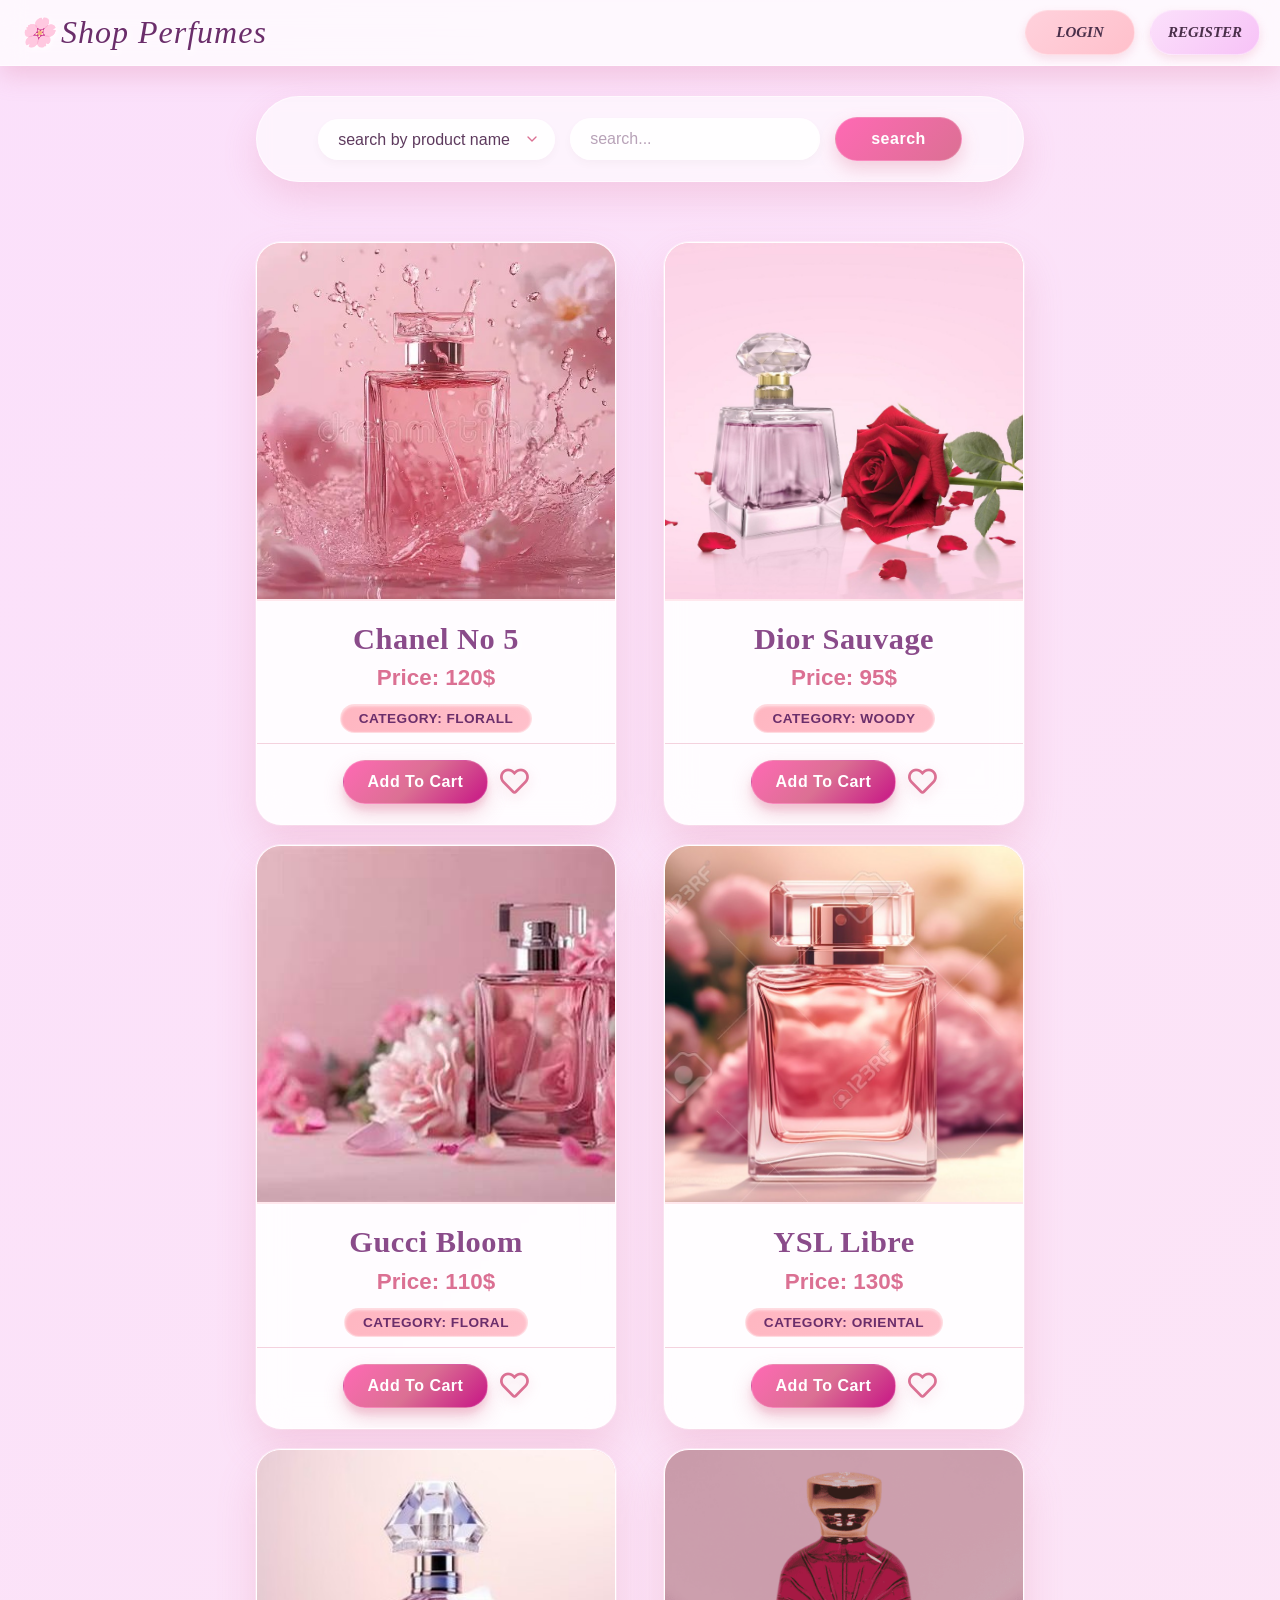
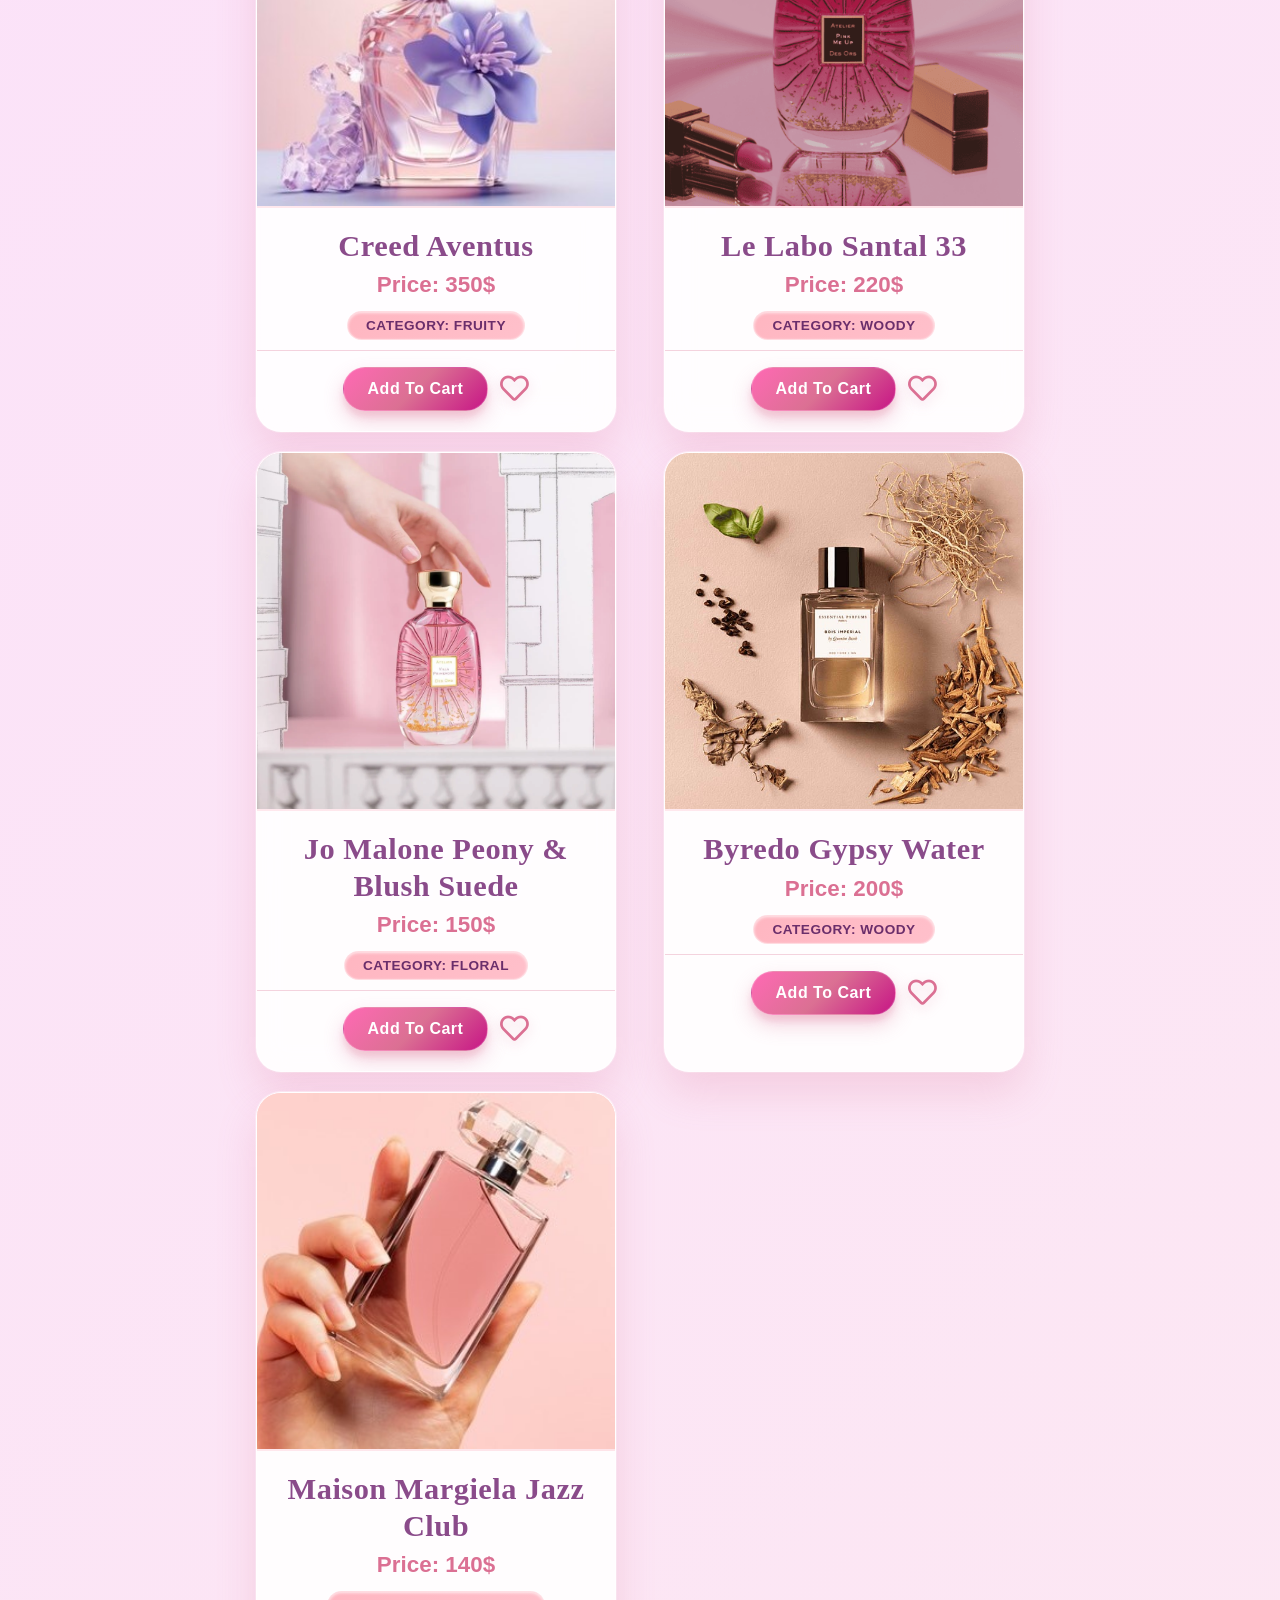
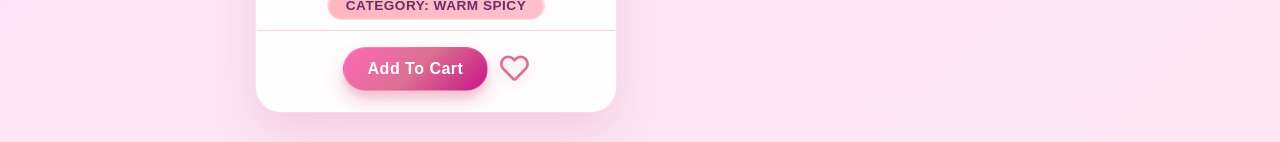
<file: index.html>
<!DOCTYPE html>
<html lang="en">

<head>
    <meta charset="UTF-8">
    <meta http-equiv="X-UA-Compatible" content="IE=edge">
    <meta name="viewport" content="width=, initial-scale=1.0">
    <title>Shopping Cart || Home Page</title>
    <link rel="stylesheet" href="css/style.css" />
    <link rel="stylesheet" href="css/all.css" />

</head>

<body>

    <header>
        <div class="container">

            <div class="header-content">
                <a href="index.html" class="brand">Shop Perfumes</a>

                <nav>
                    <ul id="links">
                        <li><a href="login.html"><button>login</button></a></li>
                        <li><a href="register.html"><button class="btnregster">Register</button></a></li>
                    </ul>
                    <ul id="user_info">
                        <li><a href="#" id="user"></a></li>
                        <li class="shopping_cart">
                            <i class="fas fa-shopping-cart"></i>
                            <span class="badge">0</span>

                            <div class="carts_products">
                                <div></div>
                                <a href="cartsproducts.html">View All Products</a>
                            </div>
                        </li>
                        <li><a href="#" id="logout">Log Out</a></li>
                        
                    </ul>
                </nav>
              
            </div>

        </div>
    </header>


    <main>
        <div class="main-select">
            <select  id="main-selectproduct">
                <option >search by product name</option>
                <option >search by category</option>

            </select>
            <input type="search" placeholder="search...">
            <input type="button" value="search">
        </div>

    </main>

    <section class="home">
        <div class="container">
            <div class="products">

                <!-- منتج 1: عطر شانيل كلاسيكي -->
                <!-- <div class="product_item">
                    <img class="product_item_img" src="Image/1.jpeg" alt="Chanel No5">
                    <div class="product_item_desc">
                        <h2>Chanel No 5</h2>
                        <p>Price: $120</p>
                        <span>Category: Floral</span> 
                    </div>
                    <div class="product_item_action">
                        <button class="add_to_cart">Add To Cart</button>
                        <i class="far fa-heart fav"></i>
                    </div>
                </div> -->



            </div>
        </div> 
    </section>


    <script src="https://cdn.jsdelivr.net/npm/jquery@3.5.1/dist/jquery.slim.min.js"></script>
    <script src="https://cdn.jsdelivr.net/npm/popper.js@1.16.1/dist/umd/popper.min.js"></script>
    <script src="https://cdn.jsdelivr.net/npm/bootstrap@4.6.1/dist/js/bootstrap.bundle.min.js"></script>
    <script src="js/script.js"></script>
    <script src="js/register.js"></script>
</body>

</html>
</file>
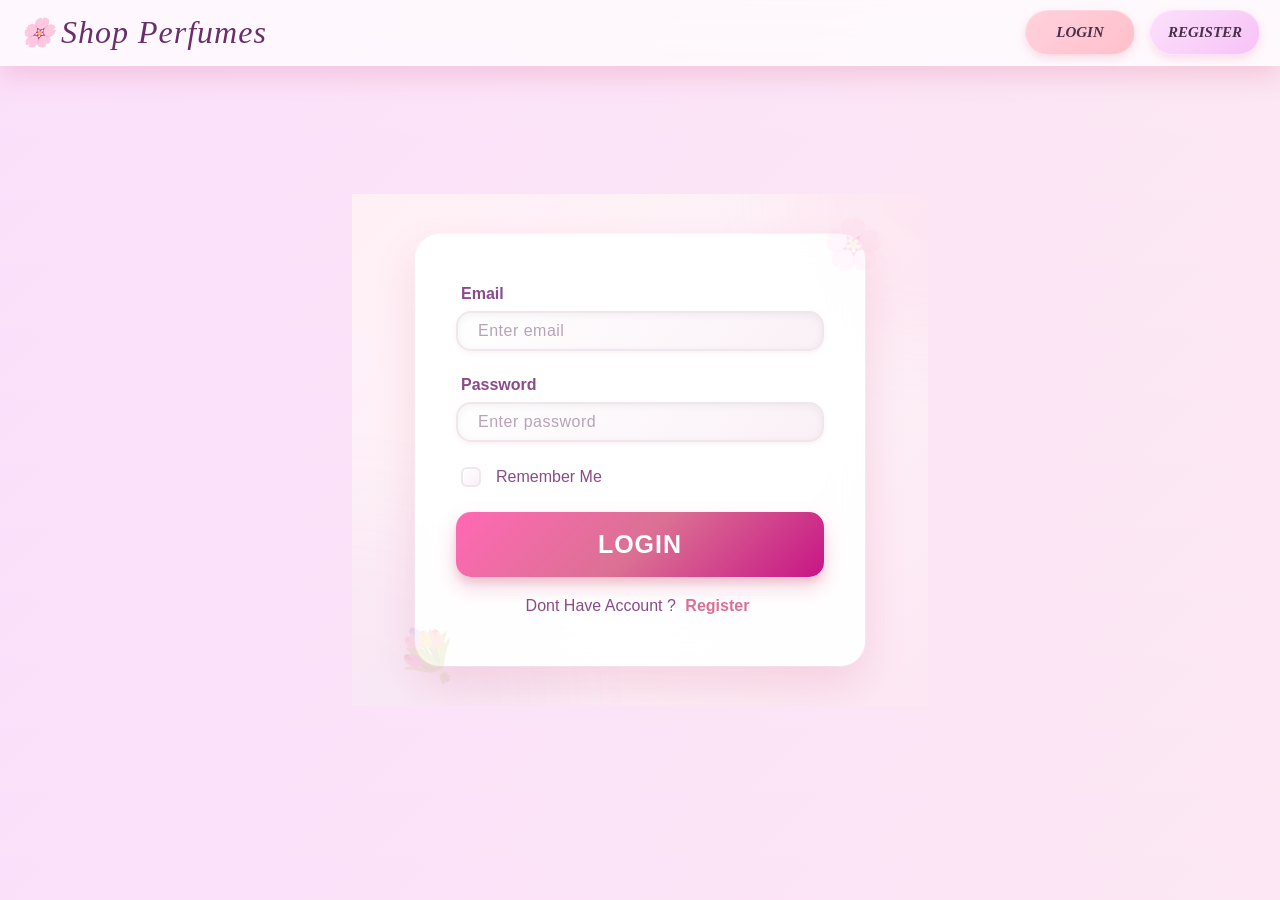
<file: login.html>
<!DOCTYPE html>
<html lang="en">

<head>
    <meta charset="UTF-8">
    <meta http-equiv="X-UA-Compatible" content="IE=edge">
    <meta name="viewport" content="width=, initial-scale=1.0">
    <title>Shop Perfumes || Login Page</title>
    <link rel="stylesheet" href="css/style.css" />
    <link rel="stylesheet" href="css/all.css" />

</head>

<body>

    <header>
        <div class="container">

            <div class="header-content">
                <a href="index.html" class="brand">Shop Perfumes</a>

                <nav>
                    <ul id="links">
                        <li><a href="login.html"><button>Login</button></a></li>
                        <li><a href="register.html"><button class="btnregster">Register</button></a></li>
                    </ul>
                    <ul id="user_info">
                        <li><a href="#" id="user"></a></li>
                    </ul>
                </nav>
            </div>

        </div>
    </header>

    <section class="section-form">

        <form>
            <label>Email</label>
            <input type="email" placeholder="Enter email" id="email">
            <label>Password</label>
            <input type="password" placeholder="Enter password" id="password">
            <div class="checkbox-container">
                <input type="checkbox" id="remember">
                <label for="remember">remember me</label>
            </div>
            <input type="submit" value="login" id="sign_in">
            <p>Dont have account ? <a href="./register.html">register</a></p>
        </form>
    </section>


    <script src="https://cdn.jsdelivr.net/npm/jquery@3.5.1/dist/jquery.slim.min.js"></script>
    <script src="https://cdn.jsdelivr.net/npm/popper.js@1.16.1/dist/umd/popper.min.js"></script>
    <script src="https://cdn.jsdelivr.net/npm/bootstrap@4.6.1/dist/js/bootstrap.bundle.min.js"></script>
    <script src="js/login.js"></script>
</body>

</html>
</file>
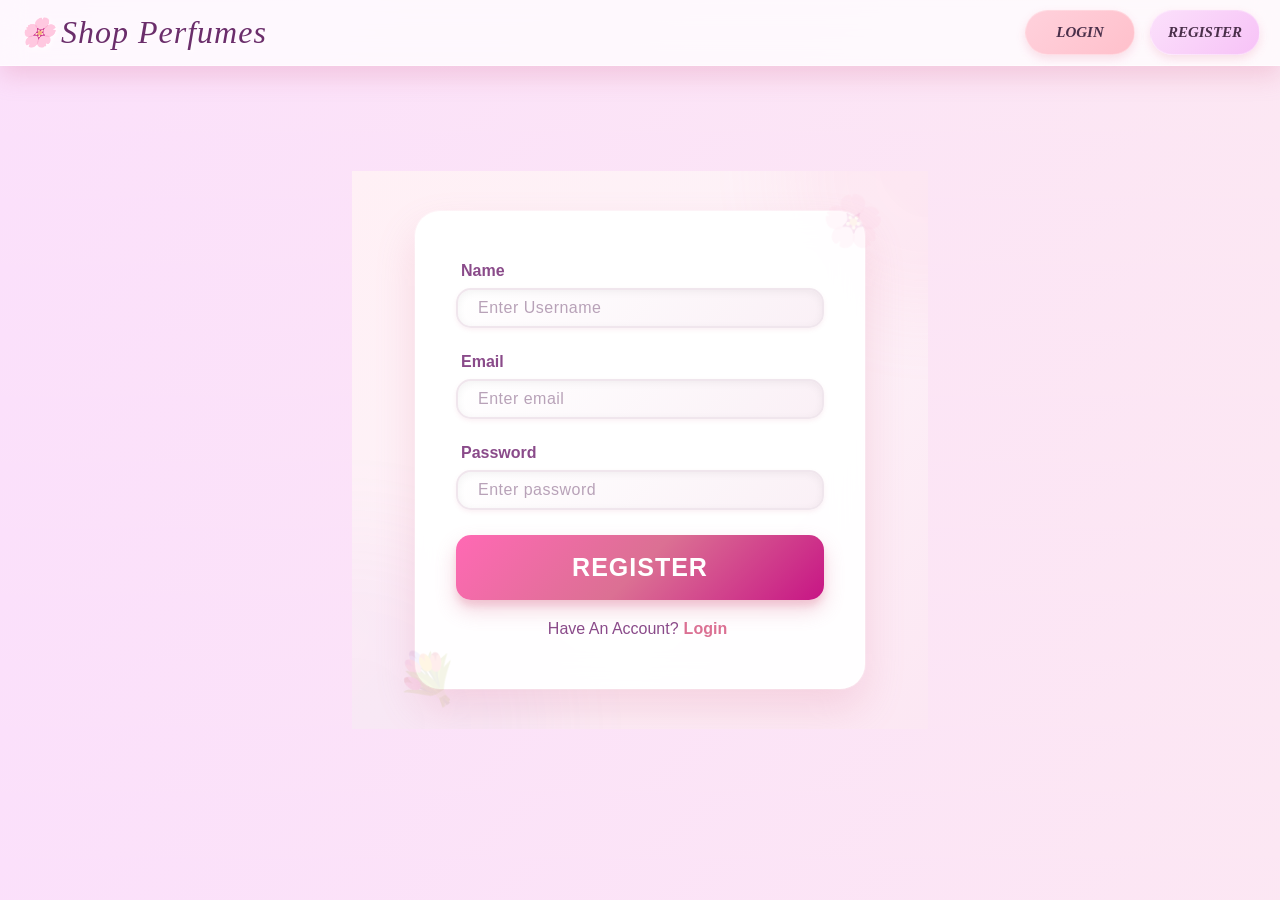
<file: register.html>
<!DOCTYPE html>
<html lang="en">
<head>
    <meta charset="UTF-8">
    <meta http-equiv="X-UA-Compatible" content="IE=edge">
    <meta name="viewport" content="width=, initial-scale=1.0">
    <title>Shop Perfumes || Register Page</title>
    <link rel="stylesheet" href="css/style.css"/>
    <link rel="stylesheet" href="css/all.css"/>
   
</head>
<body>

    <header>
         <div class="container">

             <div class="header-content">
                <a href="index.html" class="brand">Shop Perfumes</a>

              <nav>
                  <ul id="links">
                      <li><a href="login.html"><button>Login</button></a></li>
                      <li><a href="register.html"><button class="btnregster">Register</button></a></li>
                  </ul>
                  <ul id="user_info">
                    <li><a href="#" id="user"></a></li>
                  </ul>
              </nav>
             </div>
              
         </div>
    </header>
    
    <section class="section-form">
        
        <form >
            <label >Name</label>
            <input type="text" placeholder="Enter Username" id="username">
            <label >email</label>
            <input type="email" placeholder="Enter email" id="email">
            <label >password</label>
            <input type="password" placeholder="Enter password" id="password">

            <input type="submit" value= "Register" id="sign_up">

            <p>Have an account?<a href="./login.html">login</a></p>
        </form>
    </section>
    

<script src="https://cdn.jsdelivr.net/npm/jquery@3.5.1/dist/jquery.slim.min.js"></script>
<script src="https://cdn.jsdelivr.net/npm/popper.js@1.16.1/dist/umd/popper.min.js"></script>
<script src="https://cdn.jsdelivr.net/npm/bootstrap@4.6.1/dist/js/bootstrap.bundle.min.js"></script>
<script src="js/register.js"></script>
</body>
</html>
</file>
<file: css/style.css>
* {
    margin: 0px;
    padding: 0px;
    box-sizing: border-box;
}

body {
    font-family: 'Franklin Gothic Medium', 'Arial Narrow', Arial, sans-serif;
    background: linear-gradient(135deg, #fbe0fb 0%, #fce7f3 100%);
}

header {
    width: 100%;
    background: rgba(255, 255, 255, 0.75);
    backdrop-filter: blur(12px);
    -webkit-backdrop-filter: blur(12px);
    padding: 10px 20px;
    box-shadow: 0 10px 25px rgba(219, 112, 147, 0.25);
    border-bottom: 1px solid rgba(255, 255, 255, 0.4);
    position: sticky;
    top: 0;
    z-index: 1000;
}


.header-content {
    display: flex;
    justify-content: space-between;
    align-items: center;
    max-width: 1400px;
    margin: 0 auto;
    width: 100%;
}

.header-content .brand {
    font: italic 32px 'Cormorant Garamond', cursive;
    text-decoration: none;
    color: #6b2e6b;
    letter-spacing: 1px;
    text-shadow: 2px 2px 4px rgba(255, 255, 255, 0.8);
    transition: color 0.3s;
    white-space: nowrap;
    display: flex;
    align-items: center;
    gap: 5px;
}

.header-content .brand:hover {
    color: #db7093;
}

.header-content .brand::before {
    content: "🌸";
    font-size: 28px;
    opacity: 0.8;
    transition: transform 0.3s;
}

.header-content .brand:hover::before {
    transform: rotate(10deg);
}

nav {
    display: flex;
    justify-content: flex-end;
    align-items: center;
    flex: 1;
}

nav ul {
    display: flex;
    align-items: center;
    list-style: none;
    gap: 15px;
    margin: 0;
    padding: 0;
}

#links {
    display: flex;
}

#links li a {
    text-decoration: none;
}

nav li a button {
    display: block;
    color: #4a2f4a;
    min-width: 90px;
    width: 110px;
    height: 45px;
    text-transform: uppercase;
    font: italic 15px 'Montserrat', cursive;
    background: linear-gradient(135deg, #ffd1dc, #ffc0cb);
    cursor: pointer;
    padding: 8px 5px;
    border: none;
    border-radius: 40px;
    box-shadow: 0 4px 10px rgba(219, 112, 147, 0.2);
    transition: all 0.3s ease;
    border: 1px solid rgba(255, 255, 255, 0.3);
    font-weight: 600;
    white-space: nowrap;
}

nav li a .btnregster {
    background: linear-gradient(135deg, #fbe0fb, #f7c2f7);
    color: #4a2f4a;
}

nav li a button:hover {
    background: linear-gradient(135deg, #ff69b4, #db7093);
    color: white;
    transform: translateY(-3px);
    box-shadow: 0 10px 18px rgba(219, 112, 147, 0.4);
}

#user_info {
    display: none;
    align-items: center;
    gap: 20px;
}

#user {
    background: rgba(255, 255, 255, 0.5);
    padding: 8px 20px;
    border-radius: 40px;
    font-weight: 600;
    color: #5e3a5e;
    border: 1px solid rgba(219, 112, 147, 0.3);
    backdrop-filter: blur(4px);
    white-space: nowrap;
    text-decoration: none;
}

#user:hover {
    background: rgba(255, 255, 255, 0.8);
}

.shopping_cart {
    position: relative;
    cursor: pointer;
    display: flex;
    align-items: center;
}

.shopping_cart i {
    font-size: 2rem;
    color: #db7093;
    transition: transform 0.2s, color 0.2s;
}

.shopping_cart:hover i {
    transform: scale(1.1);
    color: #ff1493;
}

.badge {
    position: absolute;
    top: -8px;
    right: -10px;
    background: linear-gradient(135deg, #ff69b4, #c71585);
    color: white;
    font-size: 0.7rem;
    font-weight: bold;
    width: 22px;
    height: 22px;
    border-radius: 50%;
    display: flex;
    align-items: center;
    justify-content: center;
    box-shadow: 0 2px 6px rgba(0, 0, 0, 0.2);
    border: 2px solid white;
    display: none;
}

.carts_products {
    position: absolute;
    top: 45px;
    right: -170px;
    width: 205px;
    background: rgba(255, 255, 255, 0.9);
    backdrop-filter: blur(15px);
    border-radius: 25px;
    padding: 15px;
    box-shadow: 0 15px 35px rgba(219, 112, 147, 0.3);
    border: 1px solid rgba(255, 255, 255, 0.6);
    opacity: 1;
    display: none;
}

.carts_products div {
    border-bottom: 1px dashed #db7093;
    margin-bottom: 12px;
    color: #5e3a5e;
    font-weight: 500;
}

.carts_products a {
    display: block;
    text-align: center;
    background: linear-gradient(135deg, #ffb6c1, #ffc0cb);
    color: #5e3a5e;
    text-decoration: none;
    padding: 10px 15px;
    border-radius: 30px;
    font-weight: 600;
    transition: all 0.3s;
    border: 1px solid white;
}

.carts_products a:hover {
    background: linear-gradient(135deg, #ff69b4, #db7093);
    color: white;
}

#logout {
    background: rgba(255, 255, 255, 0.5);
    padding: 8px 20px;
    border-radius: 40px;
    border: 1px solid red;
    color: #5e3a5e;
    font-weight: 600;
    transition: all 0.3s;
    backdrop-filter: blur(4px);
    white-space: nowrap;
    text-decoration: none;
}

#logout:hover {
    background: #ff69b4;
    color: white !important;
    border-color: #ff69b4;
}

/* /////////////////////////////////////////////////////////////////////////// */


.section-form form input {
    display: block;
    margin: 5px 0;
    height: 30px;
    font-family: 'Franklin Gothic Medium', 'Arial Narrow', Arial, sans-serif;
    outline: none;
}

.section-form form input[type="submit"] {
    font-size: 25px;
    height: auto;

}


.section-form {
    width: 45%;
    position: absolute;
    top: 50%;
    left: 50%;
    transform: translate(-50%, -50%);
    background:
        linear-gradient(135deg, #fff0f5 0%, #fdf2f8 50%, #fce7f3 100%),
        radial-gradient(circle at 20% 80%, rgba(255, 182, 193, 0.15) 0%, transparent 50%),
        radial-gradient(circle at 80% 20%, rgba(216, 112, 147, 0.1) 0%, transparent 50%);
    display: flex;
    justify-content: center;
    align-items: center;
    overflow: hidden;
    padding: 40px 20px;
}

.section-form::before {
    content: '';
    position: absolute;
    width: 300px;
    height: 300px;
    background: linear-gradient(45deg, #ffb6c1, #ff69b4, #db7093);
    border-radius: 50%;
    top: -150px;
    right: -150px;
    opacity: 0.08;
    filter: blur(40px);
}

.section-form::after {
    content: '';
    position: absolute;
    width: 400px;
    height: 400px;
    background: linear-gradient(135deg, #dda0dd, #ba55d3, #9370db);
    border-radius: 50%;
    bottom: -200px;
    left: -200px;
    opacity: 0.06;
    filter: blur(50px);
}

form {
    background: rgba(255, 255, 255, 0.95);
    backdrop-filter: blur(15px);
    -webkit-backdrop-filter: blur(15px);
    border-radius: 25px;
    padding: 50px 40px;
    box-shadow:
        0 20px 40px rgba(219, 112, 147, 0.2),
        inset 0 1px 0 rgba(255, 255, 255, 0.8),
        0 0 0 1px rgba(255, 255, 255, 0.4);
    width: 100%;
    max-width: 450px;
    position: relative;
    z-index: 1;
    border: 1px solid rgba(255, 255, 255, 0.6);
    text-transform: capitalize;
}

form label {
    display: block;
    text-align: left;
    margin-bottom: 8px;
    font-size: 16px;
    font-weight: 600;
    color: #8a4b8a;
    padding-left: 5px;
}

form input[type="text"],
form input[type="password"],
form input[type="email"] {
    width: 100%;
    padding: 18px 20px;
    margin-bottom: 25px;
    border: 2px solid #f0e6ed;
    border-radius: 15px;
    font-size: 16px;
    background: linear-gradient(135deg, #fff, #faf0f6);
    color: #5d3b5d;
    transition: all 0.3s ease;
    box-shadow:
        inset 0 2px 8px rgba(0, 0, 0, 0.05),
        0 2px 4px rgba(219, 112, 147, 0.1);
    font-weight: 400;
    letter-spacing: 0.5px;
    text-align: left;
}

form input[type="text"]::placeholder,
form input[type="password"]::placeholder,
form input[type="email"]::placeholder {
    color: #b8a2b8;
    font-weight: 300;
    text-align: left;
}

form input[type="text"]:focus,
form input[type="password"]:focus,
form input[type="email"]:focus {
    outline: none;
    border-color: #ffb6c1;
    background: linear-gradient(135deg, #fff, #fff5f9);
    box-shadow:
        inset 0 2px 8px rgba(0, 0, 0, 0.05),
        0 0 0 3px rgba(255, 182, 193, 0.3),
        0 4px 12px rgba(219, 112, 147, 0.2);
    transform: translateY(-1px);
}

.checkbox-container {
    display: flex;
    align-items: center;
    margin: 15px 0 25px 0;
    padding-left: 5px;
}

form input[type="checkbox"] {
    width: 20px;
    height: 20px;
    margin: 0;
    margin-right: 10px;
    cursor: pointer;
    border: 2px solid #f0e6ed;
    border-radius: 6px;
    background: linear-gradient(135deg, #fff, #faf0f6);
    transition: all 0.3s ease;
    appearance: none;
    -webkit-appearance: none;
    position: relative;
    flex-shrink: 0;
}

form input[type="checkbox"]:checked {
    background: linear-gradient(135deg, #ff69b4, #db7093);
    border-color: #ff69b4;
}

form input[type="checkbox"]:checked::after {
    content: '✓';
    position: absolute;
    top: 50%;
    left: 50%;
    transform: translate(-50%, -50%);
    color: white;
    font-size: 14px;
    font-weight: bold;
}

form input[type="checkbox"]+label {
    display: inline;
    margin: 0;
    font-size: 16px;
    font-weight: 500;
    color: #8a4b8a;
    cursor: pointer;
    vertical-align: middle;
}

form input[type="submit"] {
    width: 100%;
    padding: 18px;
    background: linear-gradient(135deg, #ff69b4, #db7093, #c71585);
    color: white;
    border: none;
    border-radius: 15px;
    font-size: 18px;
    font-weight: 600;
    cursor: pointer;
    transition: all 0.4s cubic-bezier(0.175, 0.885, 0.32, 1.275);
    position: relative;
    overflow: hidden;
    letter-spacing: 1px;
    text-transform: uppercase;
    box-shadow:
        0 10px 20px rgba(219, 112, 147, 0.3),
        0 6px 6px rgba(219, 112, 147, 0.2);
    margin-top: 15px;
    margin-bottom: 20px;
}

form input[type="submit"]::before {
    content: '';
    position: absolute;
    top: 0;
    left: -100%;
    width: 100%;
    height: 100%;
    background: linear-gradient(90deg, transparent, rgba(255, 255, 255, 0.3), transparent);
    transition: left 0.7s ease;
}

form input[type="submit"]:hover {
    transform: translateY(-3px);
    box-shadow:
        0 15px 25px rgba(219, 112, 147, 0.4),
        0 10px 10px rgba(219, 112, 147, 0.3);
    background: linear-gradient(135deg, #ff1493, #db7093, #b03060);
}

form input[type="submit"]:hover::before {
    left: 100%;
}

form input[type="submit"]:active {
    transform: translateY(-1px);
    box-shadow:
        0 8px 15px rgba(219, 112, 147, 0.3),
        0 4px 4px rgba(219, 112, 147, 0.2);
}

form {
    position: relative;
}

form::before {
    content: '🌸';
    position: absolute;
    top: -20px;
    right: -20px;
    font-size: 50px;
    opacity: 0.1;
    z-index: -1;
}

form::after {
    content: '💐';
    position: absolute;
    bottom: -20px;
    left: -20px;
    font-size: 50px;
    opacity: 0.1;
    z-index: -1;
}

form p {
    text-align: center;
    margin-top: 20px;
    color: #8a4b8a;
    font-size: 16px;
}

form a {
    color: #db7093;
    text-decoration: none;
    font-weight: 600;
    position: relative;
    padding: 2px 5px;
    transition: all 0.3s ease;
    border-radius: 4px;
}

form a::after {
    content: '';
    position: absolute;
    bottom: 0;
    left: 0;
    width: 0;
    height: 2px;
    background: linear-gradient(90deg, #ff69b4, #db7093);
    transition: width 0.3s ease;
}

form a:hover {
    color: #ff1493;
    background: rgba(255, 182, 193, 0.1);
}

form a:hover::after {
    width: 100%;
}

.floating-bg {
    position: absolute;
    width: 100px;
    height: 100px;
    background: linear-gradient(45deg, #ffb6c1, #ff69b4);
    border-radius: 50%;
    opacity: 0.05;
    animation: float 20s infinite linear;
}

.floating-bg:nth-child(1) {
    top: 10%;
    left: 10%;
    animation-delay: 0s;
}

.floating-bg:nth-child(2) {
    top: 60%;
    right: 15%;
    animation-delay: 5s;
}

.floating-bg:nth-child(3) {
    bottom: 20%;
    left: 20%;
    animation-delay: 10s;
}

@keyframes float {
    0% {
        transform: translate(0, 0) rotate(0deg);
    }

    25% {
        transform: translate(50px, 50px) rotate(90deg);
    }

    50% {
        transform: translate(100px, 0) rotate(180deg);
    }

    75% {
        transform: translate(50px, -50px) rotate(270deg);
    }

    100% {
        transform: translate(0, 0) rotate(360deg);
    }
}

/* ///////////////////////////////////////////////////////////////////////////////////////////////// */


.home {
    padding: 30px 0;
    width: 60%;
    margin: auto;
}

.products {
    display: flex;
    flex-wrap: wrap;
    gap: 20px;
    justify-content: space-between;
}

.product_item {
    flex: 1 1 calc(33.333% - 20px);
    min-width: 260px;
    max-width: 360px;
    background: rgba(255, 255, 255, 0.9);
    backdrop-filter: blur(15px);
    -webkit-backdrop-filter: blur(15px);
    border-radius: 25px;
    overflow: hidden;
    box-shadow:
        0 20px 40px rgba(219, 112, 147, 0.2),
        inset 0 1px 0 rgba(255, 255, 255, 0.8),
        0 0 0 1px rgba(255, 255, 255, 0.4);
    border: 1px solid rgba(255, 255, 255, 0.6);
    transition: all 0.4s cubic-bezier(0.175, 0.885, 0.32, 1.275);
}

.product_item:hover {
    transform: translateY(-8px);
    box-shadow:
        0 30px 50px rgba(219, 112, 147, 0.3),
        inset 0 1px 0 rgba(255, 255, 255, 0.9),
        0 0 0 2px rgba(255, 182, 193, 0.5);
}

.product_item_img {
    width: 100%;
    aspect-ratio: 1 / 1;
    object-fit: cover;
    display: block;
    background: linear-gradient(135deg, #ffd1dc, #fbc1cb);
    border-bottom: 2px solid rgba(255, 255, 255, 0.5);
}

.product_item_desc {
    padding: 20px 16px 10px;
    position: relative;
    text-align: center;
}

.product_item_desc h2 {
    font-family: 'Cormorant Garamond', serif;
    font-size: 1.9rem;
    font-weight: 700;
    color: #8a4b8a;
    margin-bottom: 8px;
    line-height: 1.2;
    text-shadow: 2px 2px 4px rgba(255, 255, 255, 0.5);
    letter-spacing: 0.5px;
}

.product_item_desc p {
    font-size: 1.4rem;
    font-weight: 600;
    color: #db7093;
    margin-bottom: 8px;
    display: flex;
    align-items: center;
    justify-content: center;
    gap: 5px;
}

.product_item_desc span {
    display: inline-block;
    background: linear-gradient(135deg, #ffb6c1, #ffc0cb);
    color: #6b2e6b;
    font-size: 0.85rem;
    font-weight: 600;
    padding: 6px 18px;
    border-radius: 40px;
    letter-spacing: 0.5px;
    margin-top: 5px;
    text-transform: uppercase;
    box-shadow: inset 0 1px 3px rgba(255, 255, 255, 0.7);
    border: 1px solid rgba(255, 255, 255, 0.5);
}

.product_item_action {
    padding: 16px 16px 20px;
    border-top: 1px solid rgba(219, 112, 147, 0.3);
    display: flex;
    justify-content: center;
    align-items: center;
    gap: 12px;
    background: transparent;
}

.add_to_cart {
    background: linear-gradient(135deg, #ff69b4, #db7093, #c71585);
    border: none;
    color: white;
    font-family: 'Montserrat', sans-serif;
    font-weight: 600;
    font-size: 1rem;
    padding: 12px 24px;
    border-radius: 40px;
    cursor: pointer;
    transition: all 0.4s ease;
    box-shadow:
        0 10px 20px rgba(219, 112, 147, 0.3),
        0 6px 6px rgba(219, 112, 147, 0.2);
    letter-spacing: 0.5px;
    border: 1px solid rgba(255, 255, 255, 0.2);
    position: relative;
    overflow: hidden;
    display: inline-flex;
    align-items: center;
    gap: 8px;

}

.add_to_cart::before {
    content: '';
    position: absolute;
    top: 0;
    left: -100%;
    width: 100%;
    height: 100%;
    background: linear-gradient(90deg, transparent, rgba(255, 255, 255, 0.3), transparent);
    transition: left 0.7s ease;
}

.add_to_cart:hover {
    transform: translateY(-3px);
    box-shadow:
        0 15px 25px rgba(219, 112, 147, 0.4),
        0 10px 10px rgba(219, 112, 147, 0.3);
    background: linear-gradient(135deg, #ff1493, #db7093, #b03060);
}

.add_to_cart:hover::before {
    left: 100%;
}

.add_to_cart:active {
    transform: translateY(-1px);
    box-shadow:
        0 8px 15px rgba(219, 112, 147, 0.3),
        0 4px 4px rgba(219, 112, 147, 0.2);
}

.fav {
    font-size: 1.8rem;
    color: #db7093;
    cursor: pointer;
    transition: all 0.3s ease;
    filter: drop-shadow(0 4px 6px rgba(219, 112, 147, 0.3));
}

.fav:hover {
    color: #ff1493;
    transform: scale(1.15) rotate(3deg);
    filter: drop-shadow(0 6px 8px rgba(255, 20, 147, 0.4));
}


.product_item_desc p::before,
.product_item_desc span::before {
    content: none;
}

/* ///////////////////////////////////////////////////////////////////////////////////////////////////////////////// */
/* ///////////////////////////////////////////////////////// */

.cart-item {
    margin-bottom: 12px;
    padding: 8px 10px;
    background: rgba(255, 245, 250, 0.6);
    border-radius: 16px;
    transition: background 0.2s;
}

.cart-item:hover {
    background: rgba(255, 230, 240, 0.8);
}

.cart-item:last-child {
    margin-bottom: 0;
}

.cart-item-header {
    display: flex;
    justify-content: space-between;
    align-items: center;
    margin-bottom: 6px;
    font-size: 0.95rem;
}

.cart-item-title {
    font-weight: 600;
    color: #5e3a5e;
}

.cart-item-price {
    color: #db7093;
    font-weight: 500;
}

.cart-item-controls {
    display: flex;
    justify-content: space-between;
    align-items: center;
}

.quantity-wrapper {
    display: flex;
    align-items: center;
    gap: 12px;
    background: rgba(255, 255, 255, 0.5);
    padding: 4px 10px;
    border-radius: 30px;
}

.quantity-btn {
    background: #ff69b4;
    border: none;
    color: white;
    width: 26px;
    height: 26px;
    border-radius: 50%;
    cursor: pointer;
    font-weight: bold;
    font-size: 1.1rem;
    display: flex;
    align-items: center;
    justify-content: center;
    transition: background 0.2s, transform 0.1s;
    box-shadow: 0 2px 6px rgba(255, 105, 180, 0.3);
}

.quantity-btn:hover {
    background: #ff1493;
    transform: scale(1.05);
}

.quantity-number {
    min-width: 25px;
    text-align: center;
    font-weight: 600;
    color: #5e3a5e;
}

.item-total {
    font-weight: 600;
    color: #c71585;
    background: rgba(255, 255, 255, 0.5);
    padding: 4px 12px;
    border-radius: 20px;
}

.cart-total {
    border-top: 1px dashed rgba(219, 112, 147, 0.4);
    margin-top: 15px;
    padding-top: 12px;
    text-align: right;
    font-weight: bold;
    color: #8a4b8a;
    font-size: 1.1rem;
    
}

.carts_products {
    width: 280px;
    border-radius: 28px;
    background: rgba(255, 255, 255, 0.95);
    backdrop-filter: blur(12px);
    padding: 15px;
    box-shadow: 0 20px 40px rgba(219, 112, 147, 0.3);
    border: 1px solid rgba(255, 255, 255, 0.6);
}

.carts_products div {
    max-height: 350px;
    overflow-y: auto;
    padding-right: 5px;
    scrollbar-width: thin;
    scrollbar-color: #ffb6c1 #ffe4ec;
}

.carts_products div::-webkit-scrollbar {
    width: 5px;
}

.carts_products div::-webkit-scrollbar-track {
    background: #ffe4ec;
    border-radius: 10px;
}

.carts_products div::-webkit-scrollbar-thumb {
    background: #ffb6c1;
    border-radius: 10px;
}

.carts_products a {
    display: block;
    text-align: center;
    background: linear-gradient(135deg, #ffb6c1, #ffc0cb);
    color: #5e3a5e;
    text-decoration: none;
    padding: 12px 15px;
    border-radius: 40px;
    font-weight: 600;
    margin-top: 15px;
    border: 1px solid white;
    transition: all 0.3s;
    
}

.carts_products a:hover {
    background: linear-gradient(135deg, #ff69b4, #db7093);
    color: white;
}

/* ///////////////////////////////////////////////////////////////////////////////// */

.fav-active {
    color: #ff1493 !important;
}


.section-title {
    font-family: 'Cormorant Garamond', serif;
    font-size: 2.2rem;
    font-weight: 700;
    color: #8a4b8a;
    text-align: center;
    margin: 40px 0 20px;
    position: relative;
    letter-spacing: 1px;
}

.section-title::before,
.section-title::after {
    content: "🌸";
    font-size: 1.8rem;
    margin: 0 15px;
    opacity: 0.7;
    display: inline-block;
    animation: float 3s ease-in-out infinite;
}

.section-title::after {
    content: "💐";
}

@keyframes float {
    0%, 100% { transform: translateY(0); }
    50% { transform: translateY(-5px); }
}


hr {
    border: none;
    height: 2px;
    background: linear-gradient(90deg, transparent, #ffb6c1, #db7093, #ffb6c1, transparent);
    width: 100%;
    margin: 20px auto;
    border-radius: 2px;
}

main{
    width: 60%;
    margin: auto;
}
.main-select {
    display: flex;
    flex-wrap: wrap;
    justify-content: center;
    align-items: center;
    gap: 15px;
    background: rgba(255, 255, 255, 0.6);
    backdrop-filter: blur(10px);
    -webkit-backdrop-filter: blur(10px);
    padding: 20px 30px;
    border-radius: 60px;
    margin: 30px auto;
    box-shadow: 0 15px 35px rgba(219, 112, 147, 0.2);
    border: 1px solid rgba(255, 255, 255, 0.6);
}

.main-select select,
.main-select input[type="search"],
.main-select input[type="button"] {
    font-family: 'Montserrat', sans-serif;
    font-size: 1rem;
    padding: 12px 20px;
    border: none;
    border-radius: 40px;
    outline: none;
    background: rgba(255, 255, 255, 0.8);
    backdrop-filter: blur(5px);
    box-shadow: 0 4px 10px rgba(0, 0, 0, 0.03);
    transition: all 0.3s ease;
    color: #5e3a5e;
}

.main-select select {
    cursor: pointer;
    appearance: none;
    -webkit-appearance: none;
    background-image: url("data:image/svg+xml;utf8,<svg xmlns='http://www.w3.org/2000/svg' width='16' height='16' viewBox='0 0 24 24' fill='none' stroke='%23db7093' stroke-width='2' stroke-linecap='round' stroke-linejoin='round'><polyline points='6 9 12 15 18 9'/></svg>");
    background-repeat: no-repeat;
    background-position: right 15px center;
    background-size: 16px;
    padding-right: 45px;
}

.main-select input[type="search"] {
    min-width: 250px;
}

.main-select input[type="search"]::placeholder {
    color: #b8a2b8;
    font-weight: 300;
}

.main-select input[type="button"] {
    background: linear-gradient(135deg, #ff69b4, #db7093);
    color: white;
    font-weight: 600;
    cursor: pointer;
    padding: 12px 35px;
    box-shadow: 0 8px 18px rgba(219, 112, 147, 0.3);
    border: 1px solid rgba(255, 255, 255, 0.2);
    letter-spacing: 0.5px;
}

.main-select input[type="button"]:hover {
    background: linear-gradient(135deg, #ff1493, #c71585);
    transform: translateY(-2px);
    box-shadow: 0 12px 22px rgba(219, 112, 147, 0.4);
}

.main-select select:hover,
.main-select input[type="search"]:hover {
    background: rgba(255, 255, 255, 0.95);
    box-shadow: 0 6px 14px rgba(219, 112, 147, 0.15);
}

.main-select select:focus,
.main-select input[type="search"]:focus {
    border: 2px solid #ffb6c1;
    background: white;
}

.remove-btn {
    background: #dc3545 !important;
    border: none;
    color: white;
    box-shadow: 0 4px 10px rgba(220, 53, 69, 0.3) !important;
}

.remove-btn:hover {
    background: #c82333 !important;
    transform: translateY(-2px);
    box-shadow: 0 8px 15px rgba(220, 53, 69, 0.4) !important;
}
</file>
